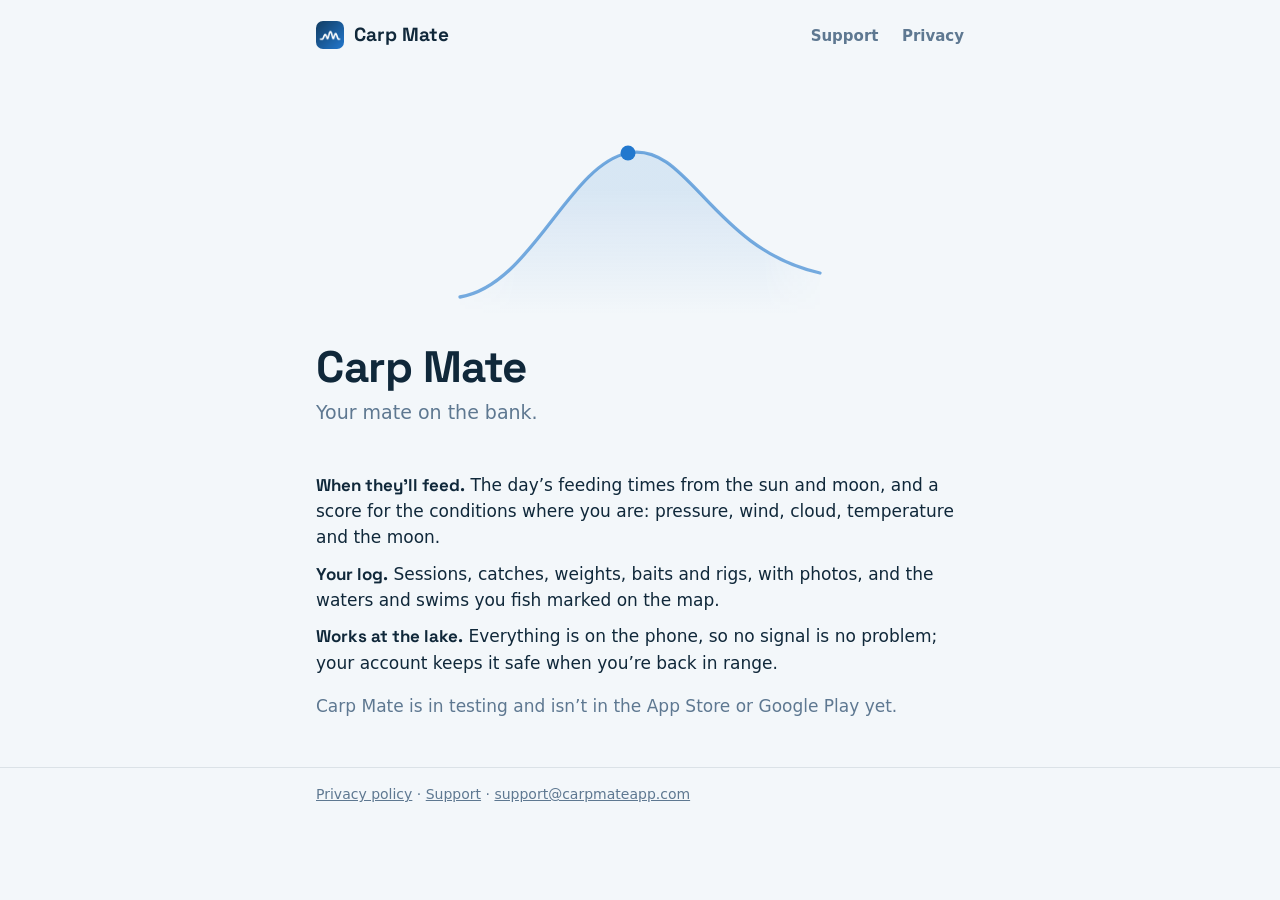
<file: index.html>
<!doctype html>
<html lang="en-GB">
  <head>
    <meta charset="utf-8" />
    <meta name="viewport" content="width=device-width, initial-scale=1" />
    <title>Carp Mate</title>
    <meta name="description" content="Carp Mate: feeding times, conditions and a fishing log. Your mate on the bank." />
    <link rel="icon" href="/favicon.png" />
    <link rel="apple-touch-icon" href="/apple-touch-icon.png" />
    <link rel="stylesheet" href="/style.css" />
  </head>
  <body>
    <header class="site">
      <div class="wrap">
        <a class="brand" href="/"><img src="/favicon.png" alt="" />Carp Mate</a>
        <nav>
          <a href="/support/">Support</a>
          <a href="/privacy/">Privacy</a>
        </nav>
      </div>
    </header>

    <main class="wrap">
      <section class="hero">
        <svg viewBox="0 0 64 40" preserveAspectRatio="xMidYMid meet" aria-hidden="true">
          <defs>
            <linearGradient id="water" x1="0" y1="0" x2="0" y2="1">
              <stop offset="0.2" style="stop-color: var(--accent); stop-opacity: 0.13" />
              <stop offset="0.9" style="stop-color: var(--accent); stop-opacity: 0" />
            </linearGradient>
            <linearGradient id="sides" x1="0" y1="0" x2="1" y2="0">
              <stop offset="0" stop-color="black" />
              <stop offset="0.18" stop-color="white" />
              <stop offset="0.82" stop-color="white" />
              <stop offset="1" stop-color="black" />
            </linearGradient>
            <mask id="fade" x="0" y="0" width="64" height="40" maskUnits="userSpaceOnUse">
              <rect x="0" y="0" width="64" height="40" fill="url(#sides)" />
            </mask>
          </defs>
          <g mask="url(#fade)">
            <path d="M2,34 C14,32 20,12 30,10 C40,8 44,26 62,30 L62,40 L2,40 Z" fill="url(#water)" />
          </g>
          <path
            d="M2,34 C14,32 20,12 30,10 C40,8 44,26 62,30"
            fill="none"
            style="stroke: var(--accent)"
            stroke-opacity="0.6"
            stroke-width="0.55"
            stroke-linecap="round"
          />
          <circle cx="30" cy="10" r="1.25" style="fill: var(--accent)" />
        </svg>
        <h1>Carp Mate</h1>
        <p class="lead">Your mate on the bank.</p>
      </section>

      <ul class="points">
        <li>
          <strong>When they’ll feed.</strong> The day’s feeding times from the sun and moon, and a
          score for the conditions where you are: pressure, wind, cloud, temperature and the moon.
        </li>
        <li>
          <strong>Your log.</strong> Sessions, catches, weights, baits and rigs, with photos, and the
          waters and swims you fish marked on the map.
        </li>
        <li>
          <strong>Works at the lake.</strong> Everything is on the phone, so no signal is no problem;
          your account keeps it safe when you’re back in range.
        </li>
      </ul>

      <p class="availability">
        Carp Mate is in testing and isn’t in the App Store or Google Play yet.
      </p>
    </main>

    <footer class="site">
      <div class="wrap">
        <a href="/privacy/">Privacy policy</a> · <a href="/support/">Support</a> ·
        <a href="mailto:support@carpmateapp.com">support@carpmateapp.com</a>
      </div>
    </footer>
  </body>
</html>
</file>
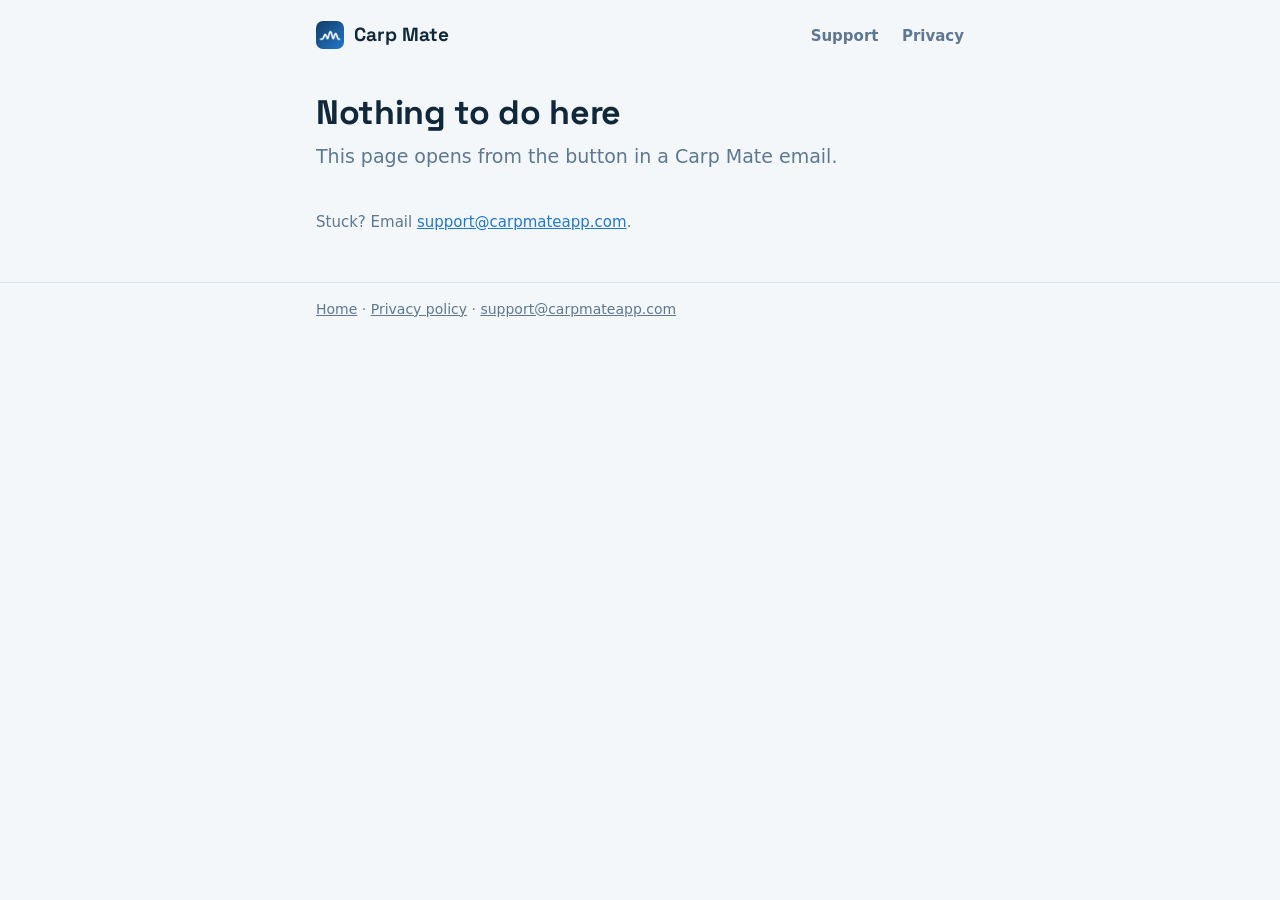
<file: auth/index.html>
<!doctype html>
<html lang="en-GB">
  <head>
    <meta charset="utf-8" />
    <meta name="viewport" content="width=device-width, initial-scale=1" />
    <meta name="robots" content="noindex" />
    <meta name="referrer" content="no-referrer" />
    <title>Your account · Carp Mate</title>
    <link rel="icon" href="/favicon.png" />
    <link rel="apple-touch-icon" href="/apple-touch-icon.png" />
    <link rel="stylesheet" href="/style.css" />
    <style>
      .actions { display: grid; gap: 10px; margin: 24px 0 8px; max-width: 360px; }
      .button {
        display: block; text-align: center; text-decoration: none; font-weight: 700; font-size: 18px;
        padding: 14px 24px; border-radius: 999px; background: var(--accent-soft); color: var(--accent);
      }
      .button.primary { background: var(--accent); color: var(--ground); }
    </style>
  </head>
  <body>
    <header class="site">
      <div class="wrap">
        <a class="brand" href="/"><img src="/favicon.png" alt="" />Carp Mate</a>
        <nav>
          <a href="/support/">Support</a>
          <a href="/privacy/">Privacy</a>
        </nav>
      </div>
    </header>

    <main class="wrap">
      <h1 id="title">Carp Mate</h1>
      <p class="lead" id="lead"></p>
      <div class="actions" id="actions"></div>
      <p class="note" id="note" hidden></p>
      <noscript><p class="note">This page needs JavaScript to open Carp Mate.</p></noscript>
      <p class="meta">Stuck? Email <a href="mailto:support@carpmateapp.com">support@carpmateapp.com</a>.</p>
    </main>

    <footer class="site">
      <div class="wrap">
        <a href="/">Home</a> · <a href="/privacy/">Privacy policy</a> ·
        <a href="mailto:support@carpmateapp.com">support@carpmateapp.com</a>
      </div>
    </footer>

    <script type="module">
      import { platformOf, view } from '/auth/link.js';

      const v = view(location.href, platformOf(navigator.userAgent));
      // A session handed back by Supabase is never kept or sent anywhere.
      if (v.scrub) history.replaceState(null, '', location.pathname);

      document.title = `${v.title} · Carp Mate`;
      document.getElementById('title').textContent = v.title;
      document.getElementById('lead').textContent = v.lead;
      const actions = document.getElementById('actions');
      for (const a of v.actions) {
        const link = document.createElement('a');
        link.className = a.primary ? 'button primary' : 'button';
        link.href = a.href;
        link.textContent = a.label;
        actions.append(link);
      }
      actions.hidden = v.actions.length === 0;
      if (v.note) {
        const note = document.getElementById('note');
        note.textContent = v.note;
        note.hidden = false;
      }
    </script>
  </body>
</html>
</file>
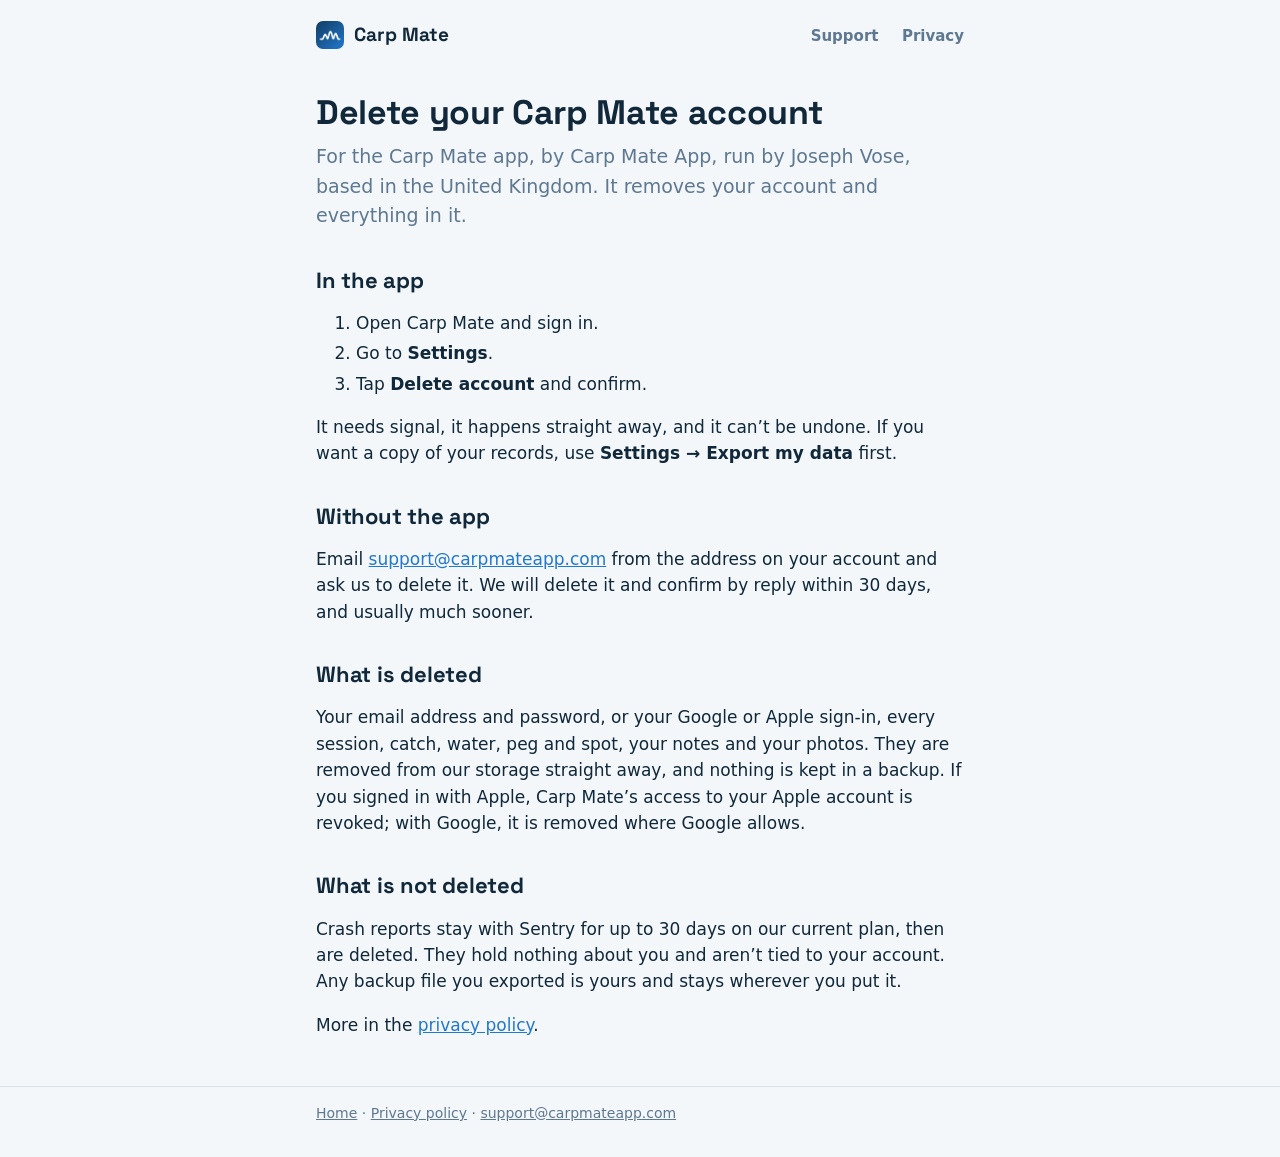
<file: delete-account/index.html>
<!doctype html>
<html lang="en-GB">
  <head>
    <meta charset="utf-8" />
    <meta name="viewport" content="width=device-width, initial-scale=1" />
    <title>Delete your account · Carp Mate</title>
    <meta name="description" content="How to delete your Carp Mate account and everything in it, in the app or by email." />
    <link rel="icon" href="/favicon.png" />
    <link rel="apple-touch-icon" href="/apple-touch-icon.png" />
    <link rel="stylesheet" href="/style.css" />
  </head>
  <body>
    <header class="site">
      <div class="wrap">
        <a class="brand" href="/"><img src="/favicon.png" alt="" />Carp Mate</a>
        <nav>
          <a href="/support/">Support</a>
          <a href="/privacy/">Privacy</a>
        </nav>
      </div>
    </header>

    <main class="wrap">
      <h1>Delete your Carp Mate account</h1>
      <p class="lead">For the Carp Mate app, by Carp Mate App, run by Joseph Vose, based in the United Kingdom. It removes your account and everything in it.</p>

      <h2>In the app</h2>
      <ol>
        <li>Open Carp Mate and sign in.</li>
        <li>Go to <strong>Settings</strong>.</li>
        <li>Tap <strong>Delete account</strong> and confirm.</li>
      </ol>
      <p>It needs signal, it happens straight away, and it can’t be undone. If you want a copy of your records, use <strong>Settings → Export my data</strong> first.</p>

      <h2>Without the app</h2>
      <p>
        Email <a href="mailto:support@carpmateapp.com?subject=Delete%20my%20Carp%20Mate%20account">support@carpmateapp.com</a>
        from the address on your account and ask us to delete it. We will delete it and confirm by reply within 30 days, and usually much sooner.
      </p>

      <h2>What is deleted</h2>
      <p>Your email address and password, or your Google or Apple sign-in, every session, catch, water, peg and spot, your notes and your photos. They are removed from our storage straight away, and nothing is kept in a backup. If you signed in with Apple, Carp Mate’s access to your Apple account is revoked; with Google, it is removed where Google allows.</p>

      <h2>What is not deleted</h2>
      <p>
        Crash reports stay with Sentry for up to 30 days on our current plan, then are deleted. They hold nothing about you and
        aren’t tied to your account. Any backup file you exported is yours and stays wherever you put it.
      </p>
      <p>More in the <a href="/privacy/">privacy policy</a>.</p>
    </main>

    <footer class="site">
      <div class="wrap">
        <a href="/">Home</a> · <a href="/privacy/">Privacy policy</a> ·
        <a href="mailto:support@carpmateapp.com">support@carpmateapp.com</a>
      </div>
    </footer>
  </body>
</html>
</file>
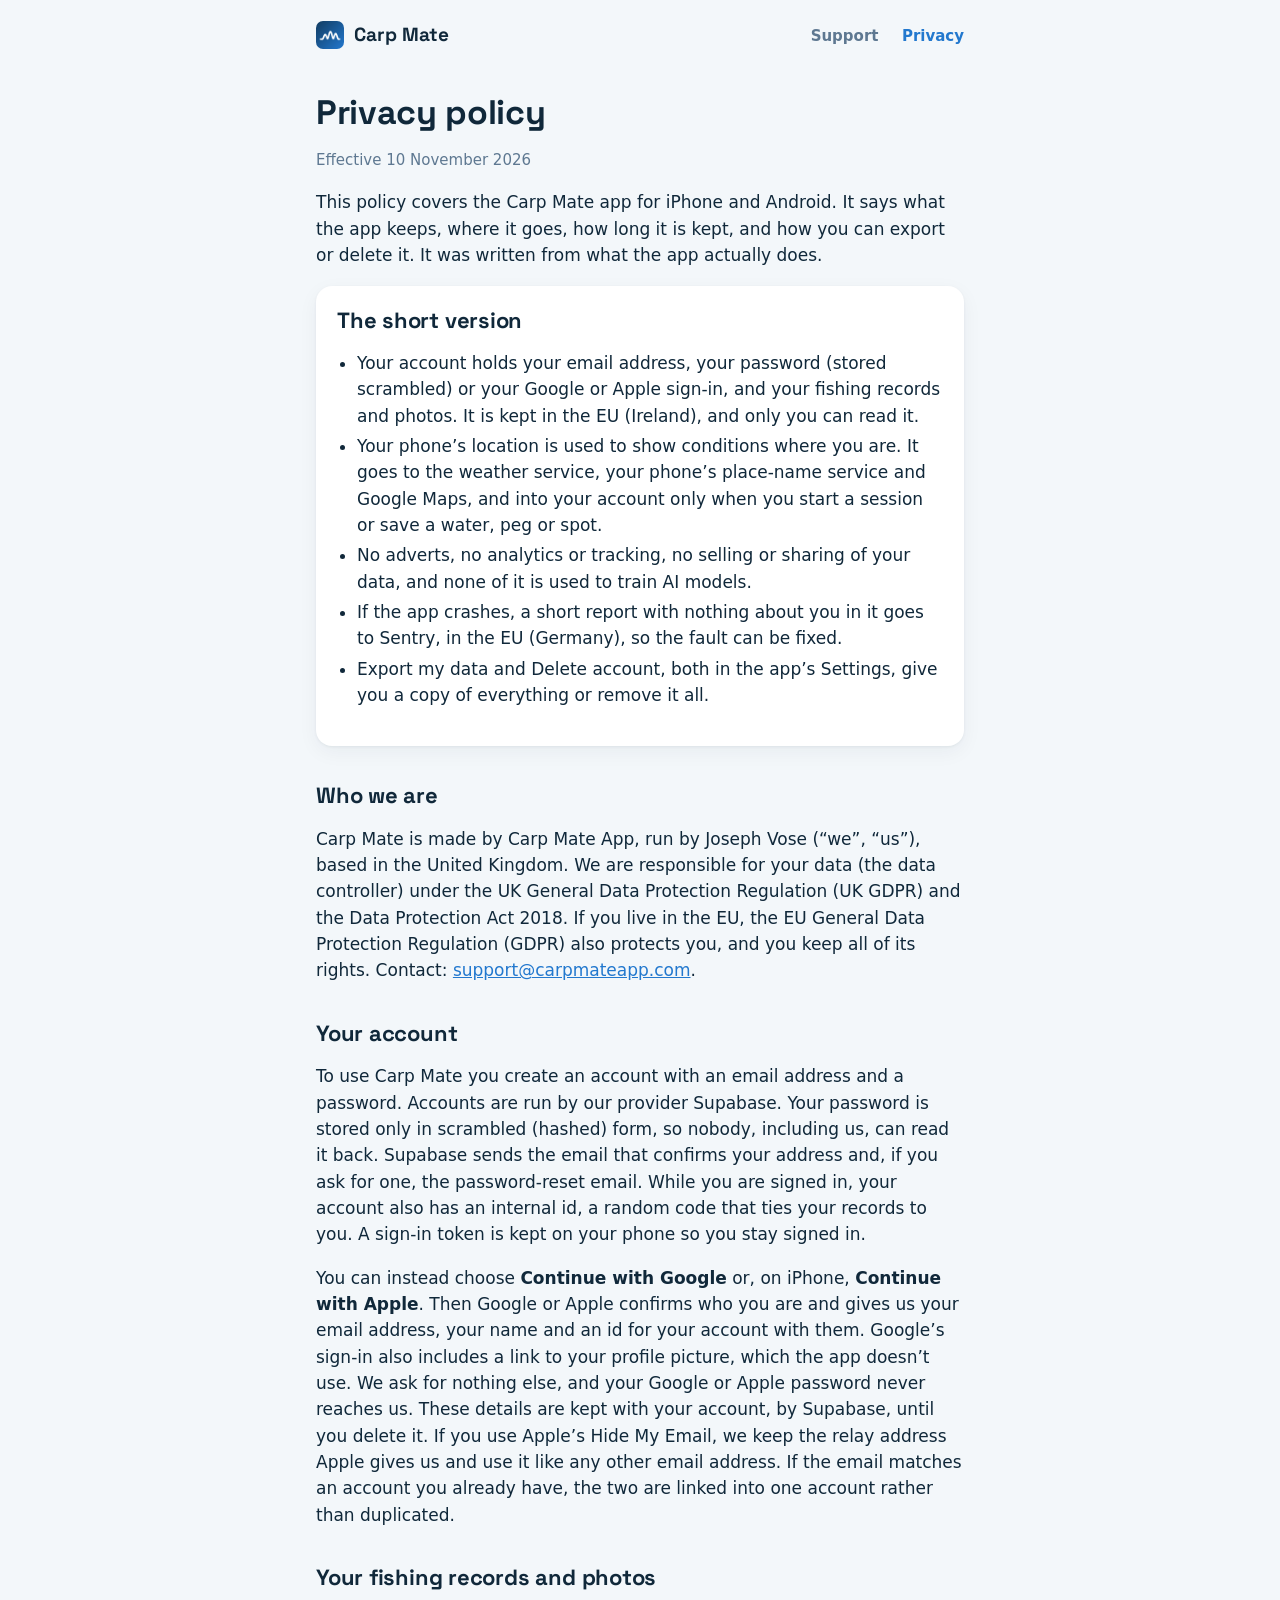
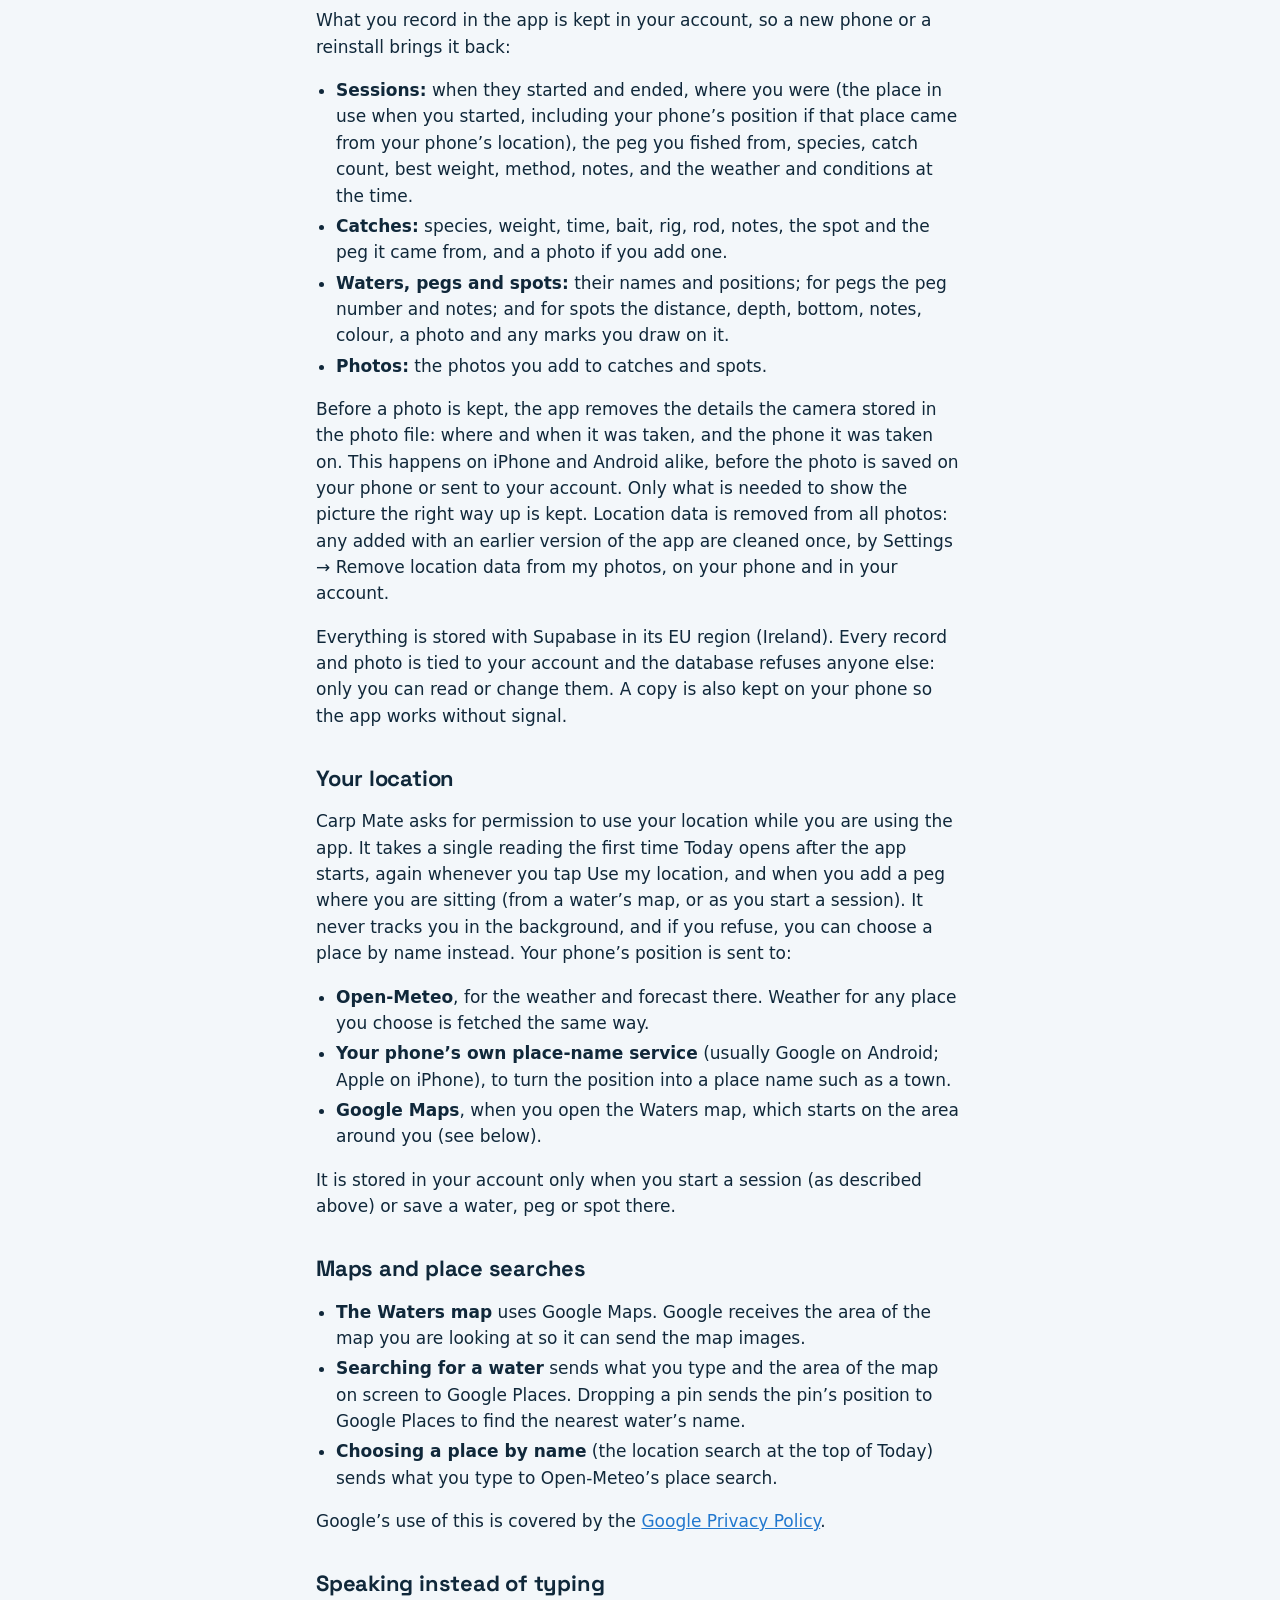
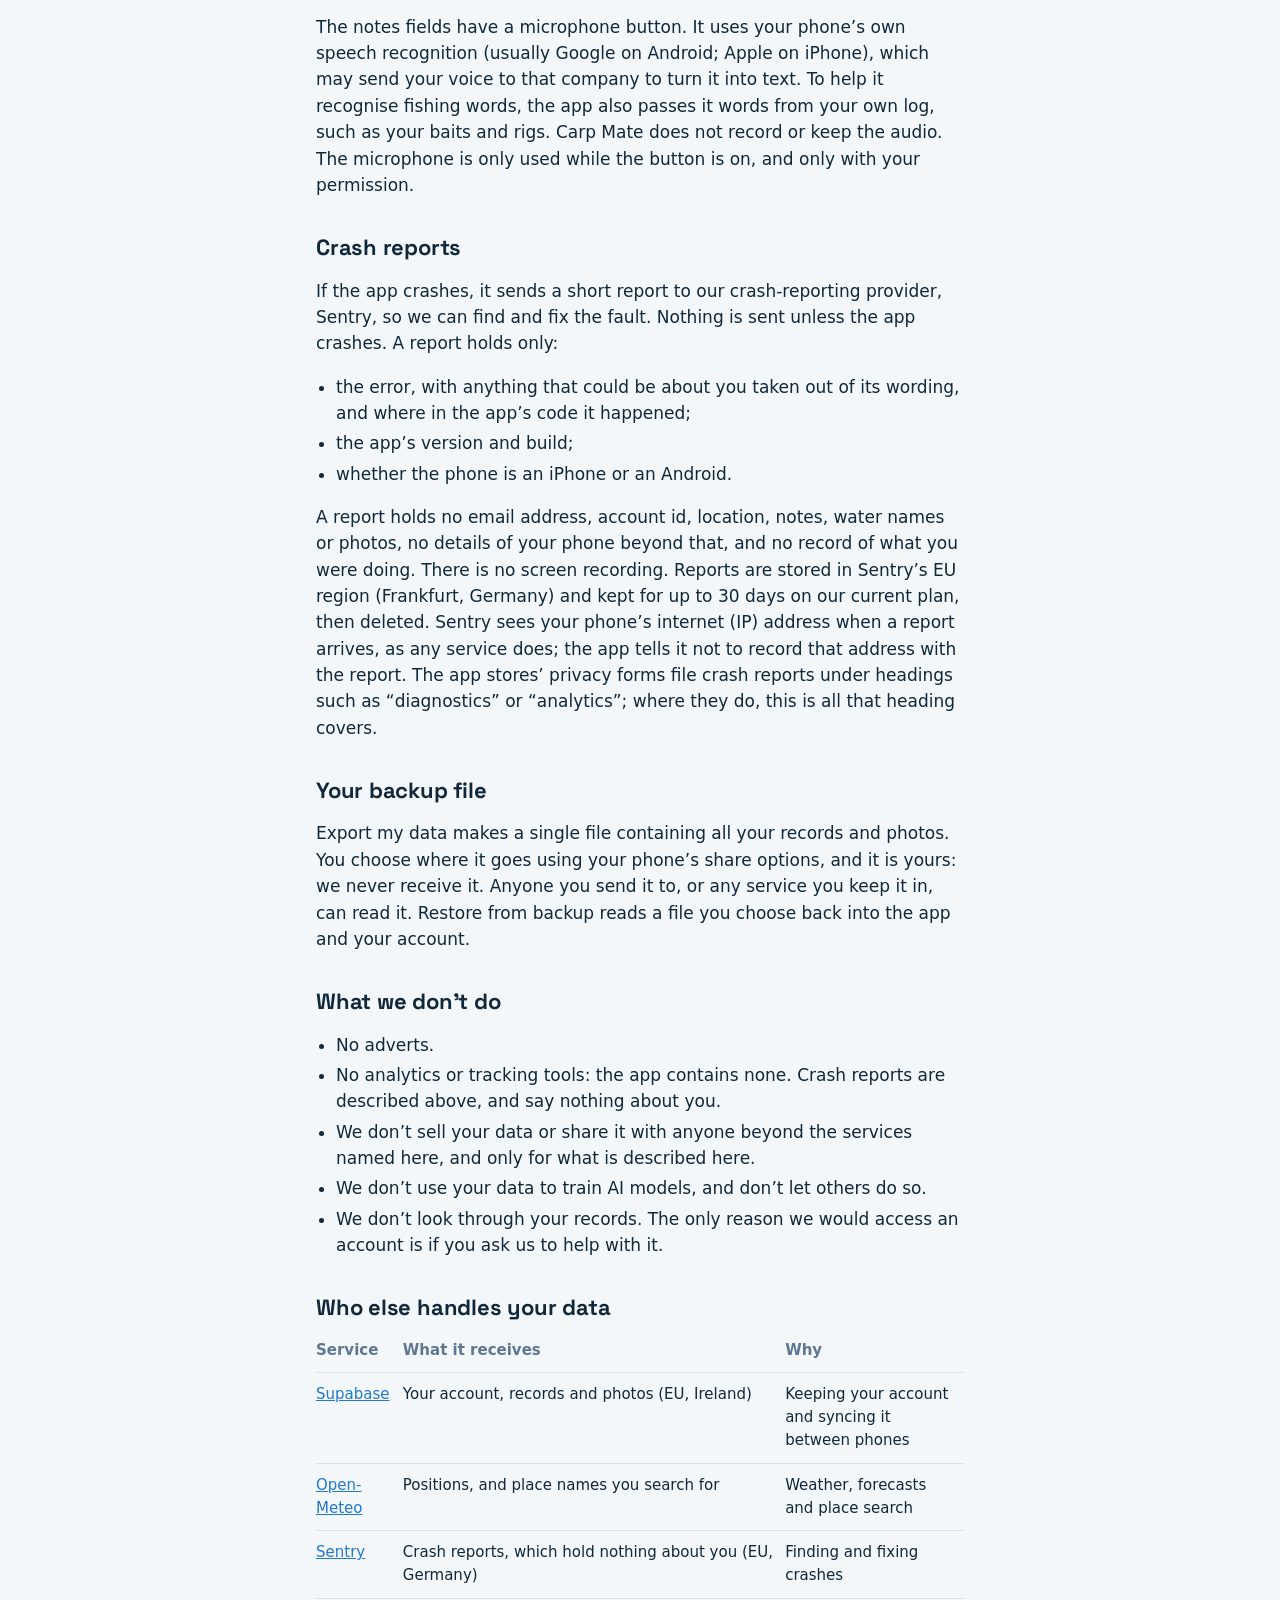
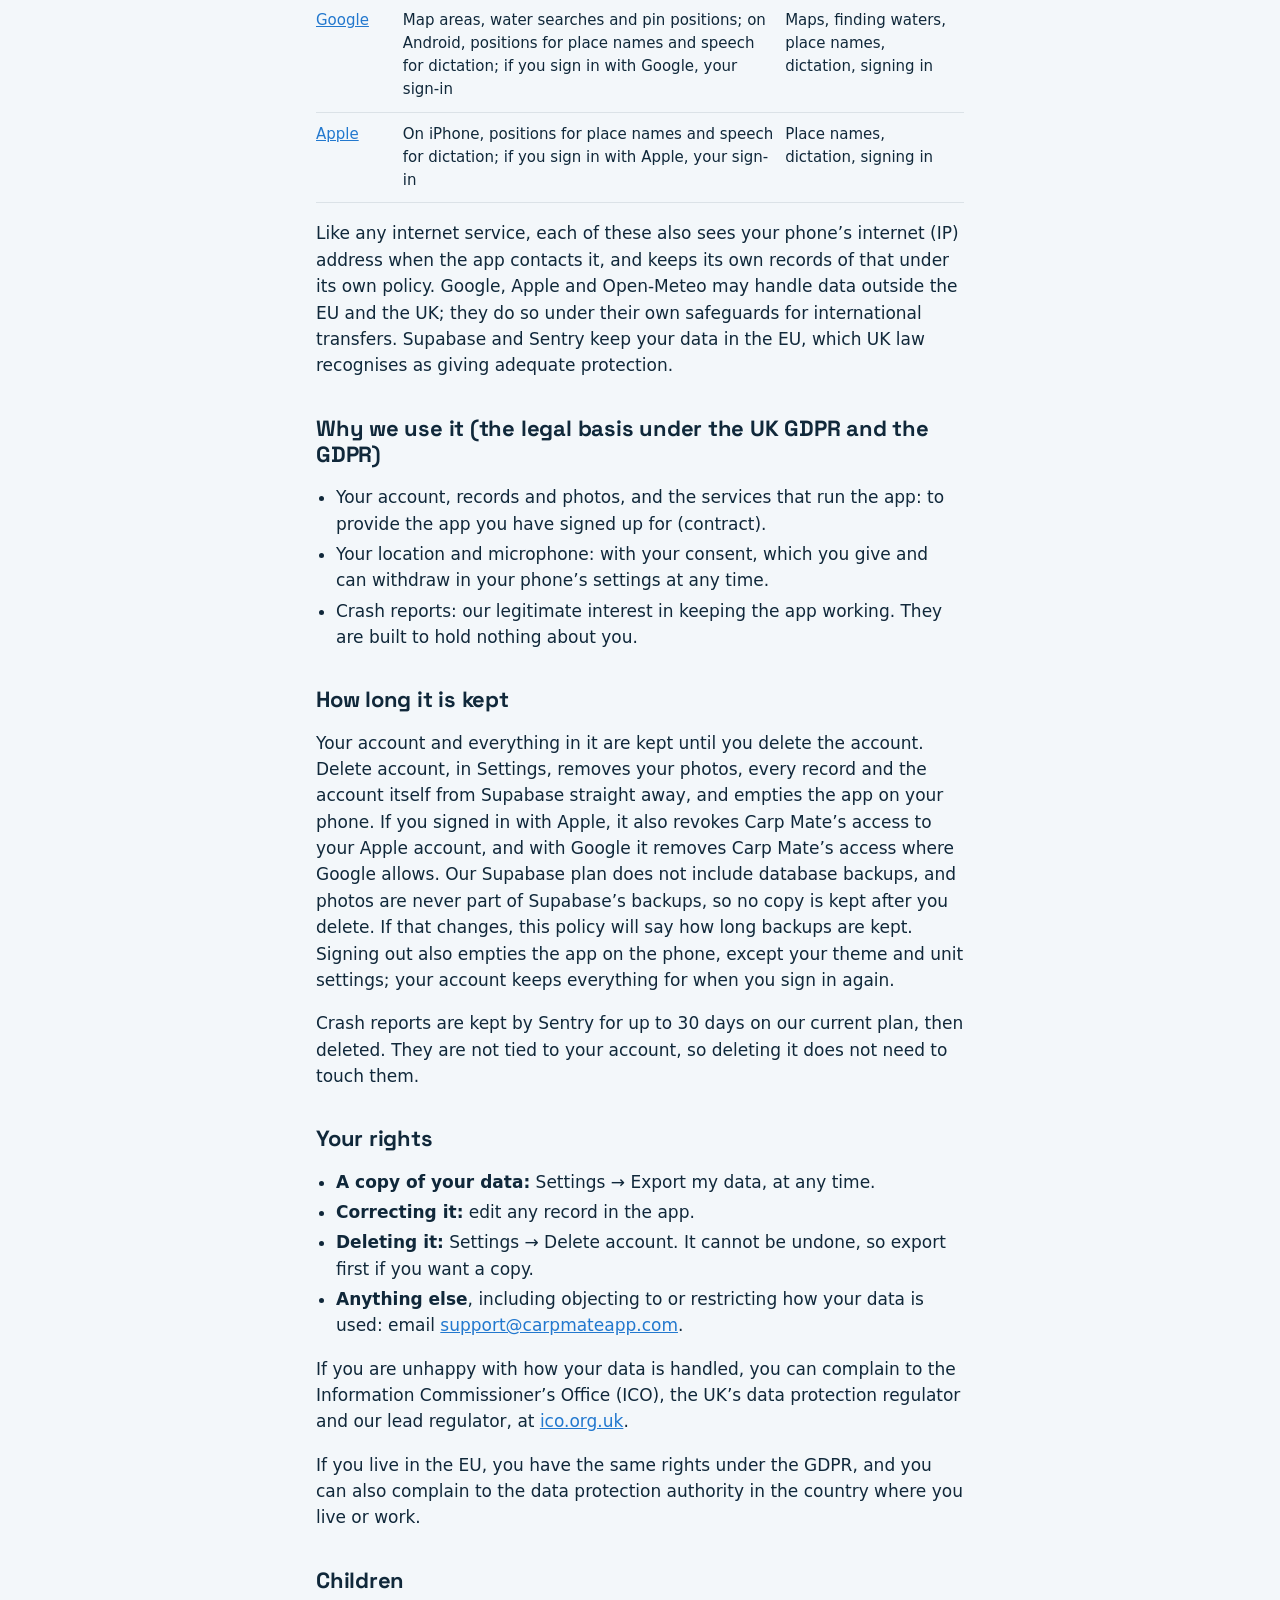
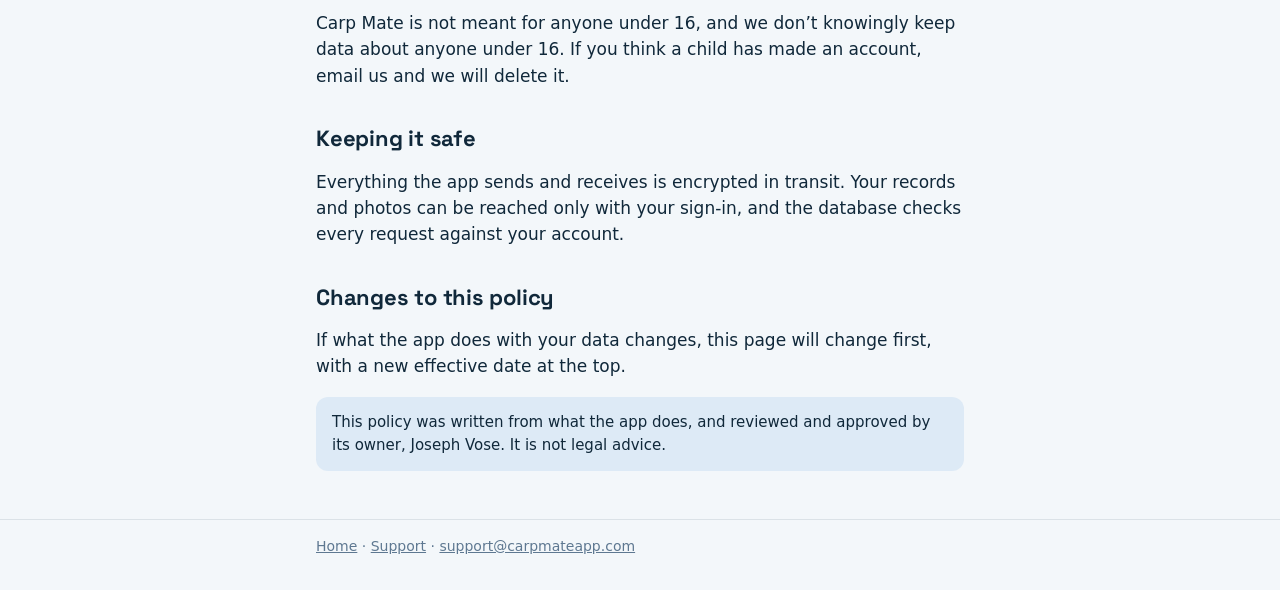
<file: privacy/index.html>
<!doctype html>
<html lang="en-GB">
  <head>
    <meta charset="utf-8" />
    <meta name="viewport" content="width=device-width, initial-scale=1" />
    <title>Privacy policy · Carp Mate</title>
    <meta name="description" content="What Carp Mate keeps, where it goes, how long it is kept, and how to export or delete it." />
    <link rel="icon" href="/favicon.png" />
    <link rel="apple-touch-icon" href="/apple-touch-icon.png" />
    <link rel="stylesheet" href="/style.css" />
  </head>
  <body>
    <header class="site">
      <div class="wrap">
        <a class="brand" href="/"><img src="/favicon.png" alt="" />Carp Mate</a>
        <nav>
          <a href="/support/">Support</a>
          <a href="/privacy/" aria-current="page">Privacy</a>
        </nav>
      </div>
    </header>

    <main class="wrap">
      <h1>Privacy policy</h1>
      <p class="meta">Effective 10 November 2026</p>

      <p>
        This policy covers the Carp Mate app for iPhone and Android. It says what the app keeps,
        where it goes, how long it is kept, and how you can export or delete it. It was written from
        what the app actually does.
      </p>

      <div class="card">
        <h2 style="margin-top: 0">The short version</h2>
        <ul>
          <li>Your account holds your email address, your password (stored scrambled) or your Google or Apple sign-in, and your fishing records and photos. It is kept in the EU (Ireland), and only you can read it.</li>
          <li>Your phone’s location is used to show conditions where you are. It goes to the weather service, your phone’s place-name service and Google Maps, and into your account only when you start a session or save a water, peg or spot.</li>
          <li>No adverts, no analytics or tracking, no selling or sharing of your data, and none of it is used to train AI models.</li>
          <li>If the app crashes, a short report with nothing about you in it goes to Sentry, in the EU (Germany), so the fault can be fixed.</li>
          <li>Export my data and Delete account, both in the app’s Settings, give you a copy of everything or remove it all.</li>
        </ul>
      </div>

      <h2>Who we are</h2>
      <p>
        Carp Mate is made by Carp Mate App, run by Joseph Vose (“we”, “us”), based in the United
        Kingdom. We are responsible for your data (the data controller) under the UK General Data
        Protection Regulation (UK GDPR) and the Data Protection Act 2018. If you live in the EU, the
        EU General Data Protection Regulation (GDPR) also protects you, and you keep all of its
        rights. Contact:
        <a href="mailto:support@carpmateapp.com">support@carpmateapp.com</a>.
      </p>

      <h2>Your account</h2>
      <p>
        To use Carp Mate you create an account with an email address and a password. Accounts are
        run by our provider Supabase. Your password is stored only in scrambled (hashed) form, so
        nobody, including us, can read it back. Supabase sends the email that confirms your address
        and, if you ask for one, the password-reset email. While you are signed in, your account also
        has an internal id, a random code that ties your records to you. A sign-in token
        is kept on your phone so you stay signed in.
      </p>
      <p>
        You can instead choose <strong>Continue with Google</strong> or, on iPhone,
        <strong>Continue with Apple</strong>. Then Google or Apple confirms who you are and gives us
        your email address, your name and an id for your account with them. Google’s sign-in also
        includes a link to your profile picture, which the app doesn’t use. We ask for nothing else,
        and your Google or Apple password never reaches us. These details are kept with your account,
        by Supabase, until you delete it. If you use Apple’s Hide My Email, we keep the relay address
        Apple gives us and use it like any other email address. If the email matches an account you
        already have, the two are linked into one account rather than duplicated.
      </p>

      <h2>Your fishing records and photos</h2>
      <p>What you record in the app is kept in your account, so a new phone or a reinstall brings it back:</p>
      <ul>
        <li><strong>Sessions:</strong> when they started and ended, where you were (the place in use when you started, including your phone’s position if that place came from your phone’s location), the peg you fished from, species, catch count, best weight, method, notes, and the weather and conditions at the time.</li>
        <li><strong>Catches:</strong> species, weight, time, bait, rig, rod, notes, the spot and the peg it came from, and a photo if you add one.</li>
        <li><strong>Waters, pegs and spots:</strong> their names and positions; for pegs the peg number and notes; and for spots the distance, depth, bottom, notes, colour, a photo and any marks you draw on it.</li>
        <li><strong>Photos:</strong> the photos you add to catches and spots.</li>
      </ul>
      <p>
        Before a photo is kept, the app removes the details the camera stored in the photo file:
        where and when it was taken, and the phone it was taken on. This happens on iPhone and
        Android alike, before the photo is saved on your phone or sent to your account. Only what
        is needed to show the picture the right way up is kept. Location data is removed from all photos: any added with an earlier version of the app are
        cleaned once, by Settings → Remove location data from my photos, on your phone and in your
        account.
      </p>
      <p>
        Everything is stored with Supabase in its EU region (Ireland). Every record and photo is tied
        to your account and the database refuses anyone else: only you can read or change them. A
        copy is also kept on your phone so the app works without signal.
      </p>

      <h2>Your location</h2>
      <p>
        Carp Mate asks for permission to use your location while you are using the app. It takes a
        single reading the first time Today opens after the app starts, again whenever you tap Use my location, and when you add a peg where you are sitting (from a water’s map, or as you start a session). It never tracks you in
        the background, and if you refuse, you can choose a place by name instead. Your phone’s
        position is sent to:
      </p>
      <ul>
        <li><strong>Open-Meteo</strong>, for the weather and forecast there. Weather for any place you choose is fetched the same way.</li>
        <li><strong>Your phone’s own place-name service</strong> (usually Google on Android; Apple on iPhone), to turn the position into a place name such as a town.</li>
        <li><strong>Google Maps</strong>, when you open the Waters map, which starts on the area around you (see below).</li>
      </ul>
      <p>
        It is stored in your account only when you start a session (as described above) or save a
        water, peg or spot there.
      </p>

      <h2>Maps and place searches</h2>
      <ul>
        <li><strong>The Waters map</strong> uses Google Maps. Google receives the area of the map you are looking at so it can send the map images.</li>
        <li><strong>Searching for a water</strong> sends what you type and the area of the map on screen to Google Places. Dropping a pin sends the pin’s position to Google Places to find the nearest water’s name.</li>
        <li><strong>Choosing a place by name</strong> (the location search at the top of Today) sends what you type to Open-Meteo’s place search.</li>
      </ul>
      <p>
        Google’s use of this is covered by the
        <a href="https://policies.google.com/privacy">Google Privacy Policy</a>.
      </p>

      <h2>Speaking instead of typing</h2>
      <p>
        The notes fields have a microphone button. It uses your phone’s own speech recognition
        (usually Google on Android; Apple on iPhone), which may send your voice to that company to turn it
        into text. To help it recognise fishing words, the app also passes it words from your own log,
        such as your baits and rigs. Carp Mate does not record or keep the audio. The microphone is
        only used while the button is on, and only with your permission.
      </p>

      <h2 id="crash-reports">Crash reports</h2>
      <p>
        If the app crashes, it sends a short report to our crash-reporting provider, Sentry, so we
        can find and fix the fault. Nothing is sent unless the app crashes. A report holds only:
      </p>
      <ul>
        <li>the error, with anything that could be about you taken out of its wording, and where in the app’s code it happened;</li>
        <li>the app’s version and build;</li>
        <li>whether the phone is an iPhone or an Android.</li>
      </ul>
      <p>
        A report holds no email address, account id, location, notes, water names or photos, no
        details of your phone beyond that, and no record of what you were doing. There is no screen
        recording. Reports are stored in Sentry’s EU region (Frankfurt, Germany) and kept for up to
        30 days on our current plan, then deleted. Sentry sees your phone’s internet (IP)
        address when a report arrives, as any service does; the app tells it not to record that
        address with the report. The app stores’ privacy forms file crash reports under headings such
        as “diagnostics” or “analytics”; where they do, this is all that heading covers.
      </p>

      <h2>Your backup file</h2>
      <p>
        Export my data makes a single file containing all your records and photos. You choose where
        it goes using your phone’s share options, and it is yours: we never receive it. Anyone you
        send it to, or any service you keep it in, can read it. Restore from backup reads a file you
        choose back into the app and your account.
      </p>

      <h2>What we don’t do</h2>
      <ul>
        <li>No adverts.</li>
        <li>No analytics or tracking tools: the app contains none. Crash reports are described above, and say nothing about you.</li>
        <li>We don’t sell your data or share it with anyone beyond the services named here, and only for what is described here.</li>
        <li>We don’t use your data to train AI models, and don’t let others do so.</li>
        <li>We don’t look through your records. The only reason we would access an account is if you ask us to help with it.</li>
      </ul>

      <h2 id="who-else">Who else handles your data</h2>
      <div class="table-scroll">
        <table>
          <thead>
            <tr><th>Service</th><th>What it receives</th><th>Why</th></tr>
          </thead>
          <tbody>
            <tr>
              <td><a href="https://supabase.com/privacy">Supabase</a></td>
              <td>Your account, records and photos (EU, Ireland)</td>
              <td>Keeping your account and syncing it between phones</td>
            </tr>
            <tr>
              <td><a href="https://open-meteo.com/en/terms">Open-Meteo</a></td>
              <td>Positions, and place names you search for</td>
              <td>Weather, forecasts and place search</td>
            </tr>
            <tr>
              <td><a href="https://sentry.io/privacy/">Sentry</a></td>
              <td>Crash reports, which hold nothing about you (EU, Germany)</td>
              <td>Finding and fixing crashes</td>
            </tr>
            <tr>
              <td><a href="https://policies.google.com/privacy">Google</a></td>
              <td>Map areas, water searches and pin positions; on Android, positions for place names and speech for dictation; if you sign in with Google, your sign-in</td>
              <td>Maps, finding waters, place names, dictation, signing in</td>
            </tr>
            <tr>
              <td><a href="https://www.apple.com/legal/privacy/">Apple</a></td>
              <td>On iPhone, positions for place names and speech for dictation; if you sign in with Apple, your sign-in</td>
              <td>Place names, dictation, signing in</td>
            </tr>
          </tbody>
        </table>
      </div>
      <p>
        Like any internet service, each of these also sees your phone’s internet (IP) address when the
        app contacts it, and keeps its own records of that under its own policy. Google, Apple and
        Open-Meteo may handle data outside the EU and the UK; they do so under their own safeguards
        for international transfers. Supabase and Sentry keep your data in the EU, which UK law
        recognises as giving adequate protection.
      </p>

      <h2>Why we use it (the legal basis under the UK GDPR and the GDPR)</h2>
      <ul>
        <li>Your account, records and photos, and the services that run the app: to provide the app you have signed up for (contract).</li>
        <li>Your location and microphone: with your consent, which you give and can withdraw in your phone’s settings at any time.</li>
        <li>Crash reports: our legitimate interest in keeping the app working. They are built to hold nothing about you.</li>
      </ul>

      <h2>How long it is kept</h2>
      <p>
        Your account and everything in it are kept until you delete the account. Delete account, in
        Settings, removes your photos, every record and the account itself from Supabase straight
        away, and empties the app on your phone. If you signed in with Apple, it also revokes Carp
        Mate’s access to your Apple account, and with Google it removes Carp Mate’s access where
        Google allows. Our Supabase plan does not include database
        backups, and photos are never part of Supabase’s backups, so no copy is kept after you
        delete. If that changes, this policy will say how long backups are kept. Signing out also empties the app on the phone,
        except your theme and unit settings; your account keeps everything for when you sign in
        again.
      </p>
      <p>
        Crash reports are kept by Sentry for up to 30 days on our current plan, then deleted. They are not tied to your
        account, so deleting it does not need to touch them.
      </p>

      <h2>Your rights</h2>
      <ul>
        <li><strong>A copy of your data:</strong> Settings → Export my data, at any time.</li>
        <li><strong>Correcting it:</strong> edit any record in the app.</li>
        <li><strong>Deleting it:</strong> Settings → Delete account. It cannot be undone, so export first if you want a copy.</li>
        <li><strong>Anything else</strong>, including objecting to or restricting how your data is used: email <a href="mailto:support@carpmateapp.com">support@carpmateapp.com</a>.</li>
      </ul>
      <p>
        If you are unhappy with how your data is handled, you can complain to the Information
        Commissioner’s Office (ICO), the UK’s data protection regulator and our lead regulator, at
        <a href="https://ico.org.uk/make-a-complaint/">ico.org.uk</a>.
      </p>
      <p>
        If you live in the EU, you have the same rights under the GDPR, and you can also complain to
        the data protection authority in the country where you live or work.
      </p>

      <h2>Children</h2>
      <p>
        Carp Mate is not meant for anyone under 16, and we don’t knowingly keep data about anyone
        under 16. If you think a child has made an account, email us and we will delete it.
      </p>

      <h2>Keeping it safe</h2>
      <p>
        Everything the app sends and receives is encrypted in transit. Your records and photos can
        be reached only with your sign-in, and the database checks every request against your
        account.
      </p>

      <h2>Changes to this policy</h2>
      <p>
        If what the app does with your data changes, this page will change first, with a new
        effective date at the top.
      </p>

      <p class="note">
        This policy was written from what the app does, and reviewed and approved by its owner,
        Joseph Vose. It is not legal advice.
      </p>
    </main>

    <footer class="site">
      <div class="wrap">
        <a href="/">Home</a> · <a href="/support/">Support</a> ·
        <a href="mailto:support@carpmateapp.com">support@carpmateapp.com</a>
      </div>
    </footer>
  </body>
</html>
</file>
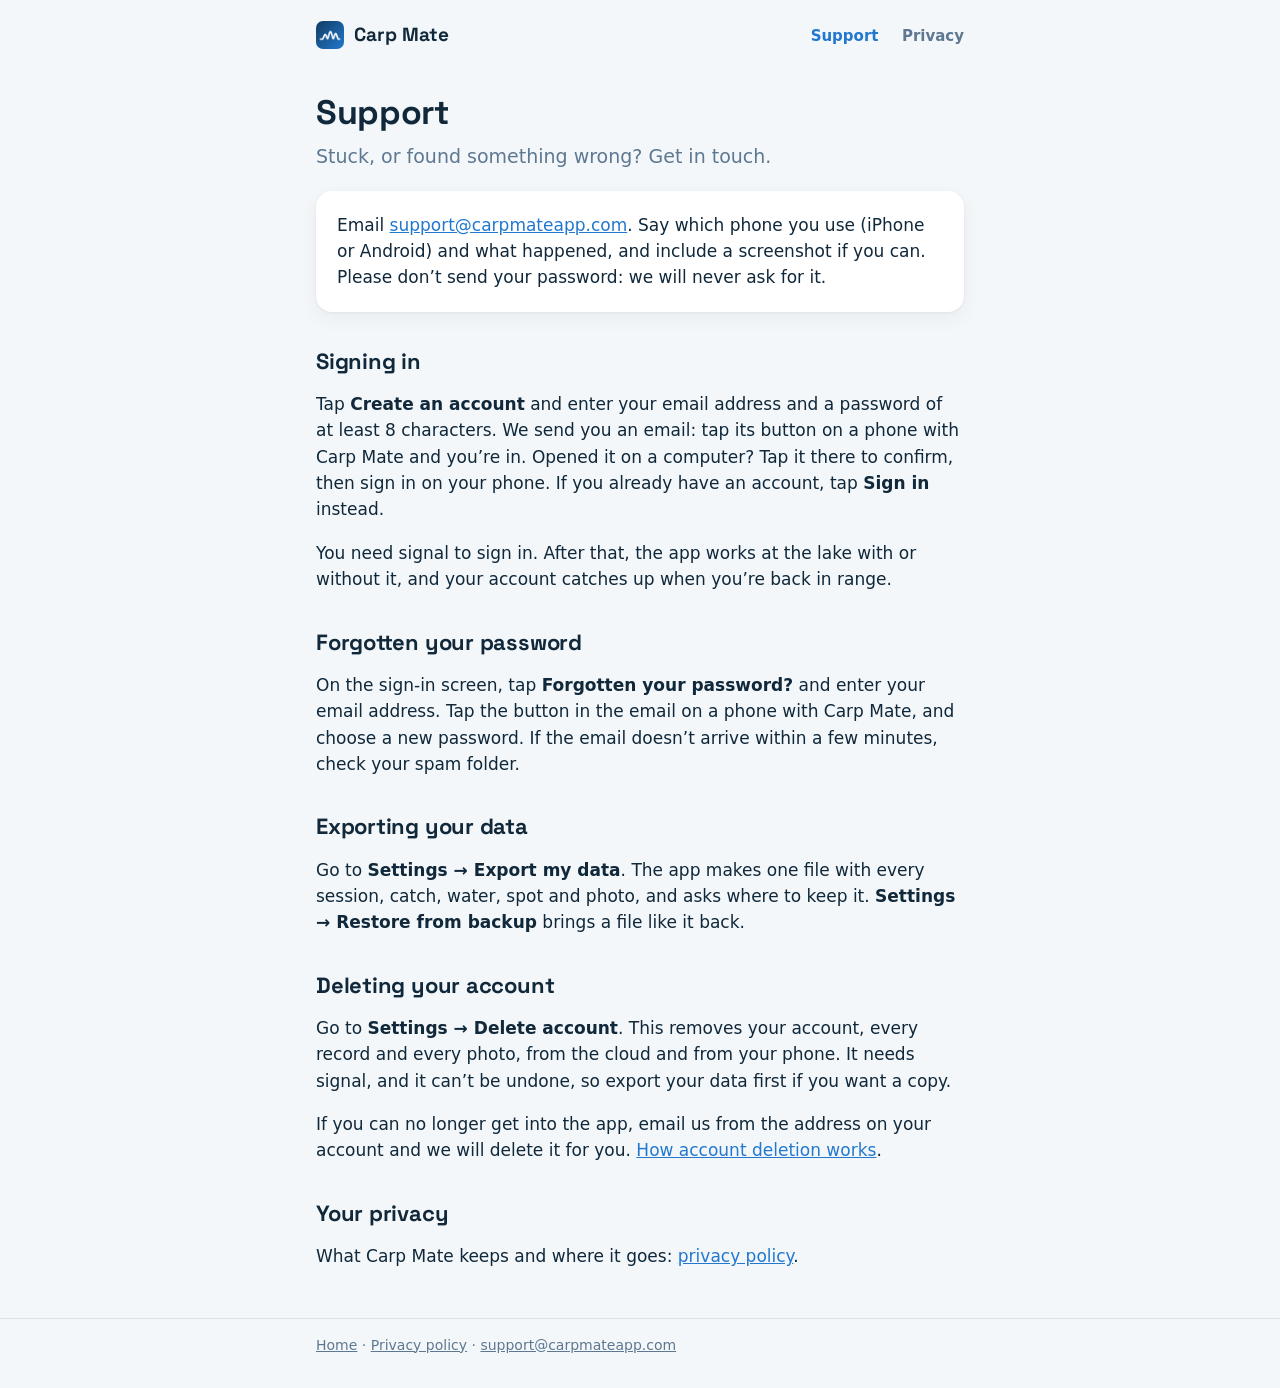
<file: support/index.html>
<!doctype html>
<html lang="en-GB">
  <head>
    <meta charset="utf-8" />
    <meta name="viewport" content="width=device-width, initial-scale=1" />
    <title>Support · Carp Mate</title>
    <meta name="description" content="Help with Carp Mate: signing in, resetting a password, exporting your data and deleting your account." />
    <link rel="icon" href="/favicon.png" />
    <link rel="apple-touch-icon" href="/apple-touch-icon.png" />
    <link rel="stylesheet" href="/style.css" />
  </head>
  <body>
    <header class="site">
      <div class="wrap">
        <a class="brand" href="/"><img src="/favicon.png" alt="" />Carp Mate</a>
        <nav>
          <a href="/support/" aria-current="page">Support</a>
          <a href="/privacy/">Privacy</a>
        </nav>
      </div>
    </header>

    <main class="wrap">
      <h1>Support</h1>
      <p class="lead">Stuck, or found something wrong? Get in touch.</p>

      <div class="card">
        <p style="margin: 0">
          Email <a href="mailto:support@carpmateapp.com">support@carpmateapp.com</a>. Say which phone
          you use (iPhone or Android) and what happened, and include a screenshot if you can.
          Please don’t send your password: we will never ask for it.
        </p>
      </div>

      <h2>Signing in</h2>
      <p>
        Tap <strong>Create an account</strong> and enter your email address and a password of at least
        8 characters. We send you an email: tap its button on a phone with Carp Mate and you’re in.
        Opened it on a computer? Tap it there to confirm, then sign in on your phone. If you already
        have an account, tap <strong>Sign in</strong> instead.
      </p>
      <p>
        You need signal to sign in. After that, the app works at the lake with or without it, and
        your account catches up when you’re back in range.
      </p>

      <h2>Forgotten your password</h2>
      <p>
        On the sign-in screen, tap <strong>Forgotten your password?</strong> and enter your email
        address. Tap the button in the email on a phone with Carp Mate, and choose a new password. If
        the email doesn’t arrive within a few minutes, check your spam folder.
      </p>

      <h2>Exporting your data</h2>
      <p>
        Go to <strong>Settings → Export my data</strong>. The app makes one file with every session,
        catch, water, spot and photo, and asks where to keep it. <strong>Settings → Restore from
        backup</strong> brings a file like it back.
      </p>

      <h2>Deleting your account</h2>
      <p>
        Go to <strong>Settings → Delete account</strong>. This removes your account, every record and
        every photo, from the cloud and from your phone. It needs signal, and it can’t be undone, so
        export your data first if you want a copy.
      </p>
      <p>
        If you can no longer get into the app, email us from the address on your account and we will
        delete it for you. <a href="/delete-account/">How account deletion works</a>.
      </p>

      <h2>Your privacy</h2>
      <p>What Carp Mate keeps and where it goes: <a href="/privacy/">privacy policy</a>.</p>
    </main>

    <footer class="site">
      <div class="wrap">
        <a href="/">Home</a> · <a href="/privacy/">Privacy policy</a> ·
        <a href="mailto:support@carpmateapp.com">support@carpmateapp.com</a>
      </div>
    </footer>
  </body>
</html>
</file>
<file: style.css>
/* Carp Mate site: the app's own tokens, light and dark. No external requests. */

@font-face {
  font-family: 'Space Grotesk';
  src: url('/fonts/SpaceGrotesk_600SemiBold.ttf') format('truetype');
  font-weight: 600;
  font-display: swap;
}
@font-face {
  font-family: 'Space Grotesk';
  src: url('/fonts/SpaceGrotesk_700Bold.ttf') format('truetype');
  font-weight: 700;
  font-display: swap;
}

:root {
  --ground: #f3f7fa;
  --card: #ffffff;
  --ink: #10283a;
  --muted: #5e7891;
  --faint: #93a9bc;
  --accent: #2278ce;
  --accent-soft: rgba(34, 120, 206, 0.1);
  --divider: rgba(16, 40, 58, 0.1);
  --shadow: 0 1px 3px rgba(16, 40, 58, 0.06), 0 6px 20px rgba(16, 40, 58, 0.05);
  --hairline: transparent;
  color-scheme: light dark;
}

@media (prefers-color-scheme: dark) {
  :root {
    --ground: #0a100d;
    --card: #121a14;
    --ink: #e6efe8;
    --muted: #8aa091;
    --faint: #566459;
    --accent: #a9e344;
    --accent-soft: rgba(169, 227, 68, 0.1);
    --divider: rgba(230, 255, 240, 0.1);
    --shadow: none;
    --hairline: rgba(230, 255, 240, 0.08);
  }
}

* {
  box-sizing: border-box;
}

html {
  -webkit-text-size-adjust: 100%;
}

body {
  margin: 0;
  background: var(--ground);
  color: var(--ink);
  font: 17px/1.55 system-ui, -apple-system, 'Segoe UI', Roboto, sans-serif;
}

.wrap {
  max-width: 680px;
  margin: 0 auto;
  padding: 0 16px;
}

header.site {
  padding: 20px 0;
}
header.site .wrap {
  display: flex;
  align-items: center;
  justify-content: space-between;
  gap: 16px;
}
.brand {
  display: flex;
  align-items: center;
  gap: 10px;
  color: var(--ink);
  text-decoration: none;
  font-family: 'Space Grotesk', system-ui, sans-serif;
  font-weight: 700;
  font-size: 19px;
}
.brand img {
  width: 28px;
  height: 28px;
  border-radius: 7px;
}
nav a {
  color: var(--muted);
  text-decoration: none;
  font-weight: 600;
  font-size: 15px;
  margin-left: 18px;
}
nav a:hover,
nav a[aria-current='page'] {
  color: var(--accent);
}

h1,
h2,
h3 {
  font-family: 'Space Grotesk', system-ui, sans-serif;
  line-height: 1.2;
  letter-spacing: -0.01em;
}
h1 {
  font-size: 34px;
  margin: 24px 0 8px;
}
h2 {
  font-size: 22px;
  margin: 36px 0 8px;
}
h3 {
  font-size: 18px;
  margin: 24px 0 6px;
}

a {
  color: var(--accent);
}

.lead {
  color: var(--muted);
  font-size: 19px;
  margin-top: 0;
}

.card {
  background: var(--card);
  border-radius: 16px;
  box-shadow: var(--shadow);
  border: 1px solid var(--hairline);
  padding: 20px;
  margin: 16px 0;
}

.meta {
  color: var(--muted);
  font-size: 15px;
}

.note {
  background: var(--accent-soft);
  border-radius: 12px;
  padding: 14px 16px;
  margin: 16px 0;
  font-size: 15px;
}

table {
  width: 100%;
  border-collapse: collapse;
  font-size: 15px;
}
th,
td {
  text-align: left;
  vertical-align: top;
  padding: 10px 8px 10px 0;
  border-bottom: 1px solid var(--divider);
}
th {
  color: var(--muted);
  font-weight: 600;
}
.table-scroll {
  overflow-x: auto;
}

ul {
  padding-left: 20px;
}
li {
  margin: 4px 0;
}

/* Home */
.hero {
  text-align: left;
  padding: 24px 0 8px;
}
.hero svg {
  display: block;
  width: 100%;
  height: auto;
  max-height: 240px;
}
.hero h1 {
  font-size: 44px;
  margin: 8px 0 4px;
}
.points {
  list-style: none;
  padding: 0;
}
.points li {
  margin: 10px 0;
}
.points strong {
  font-family: 'Space Grotesk', system-ui, sans-serif;
}
.availability {
  color: var(--muted);
}

footer.site {
  margin: 48px 0 32px;
  padding-top: 16px;
  border-top: 1px solid var(--divider);
  color: var(--muted);
  font-size: 14px;
}
footer.site a {
  color: var(--muted);
}

@media (max-width: 420px) {
  h1 {
    font-size: 28px;
  }
  .hero h1 {
    font-size: 36px;
  }
  nav a {
    margin-left: 12px;
  }
}
</file>
